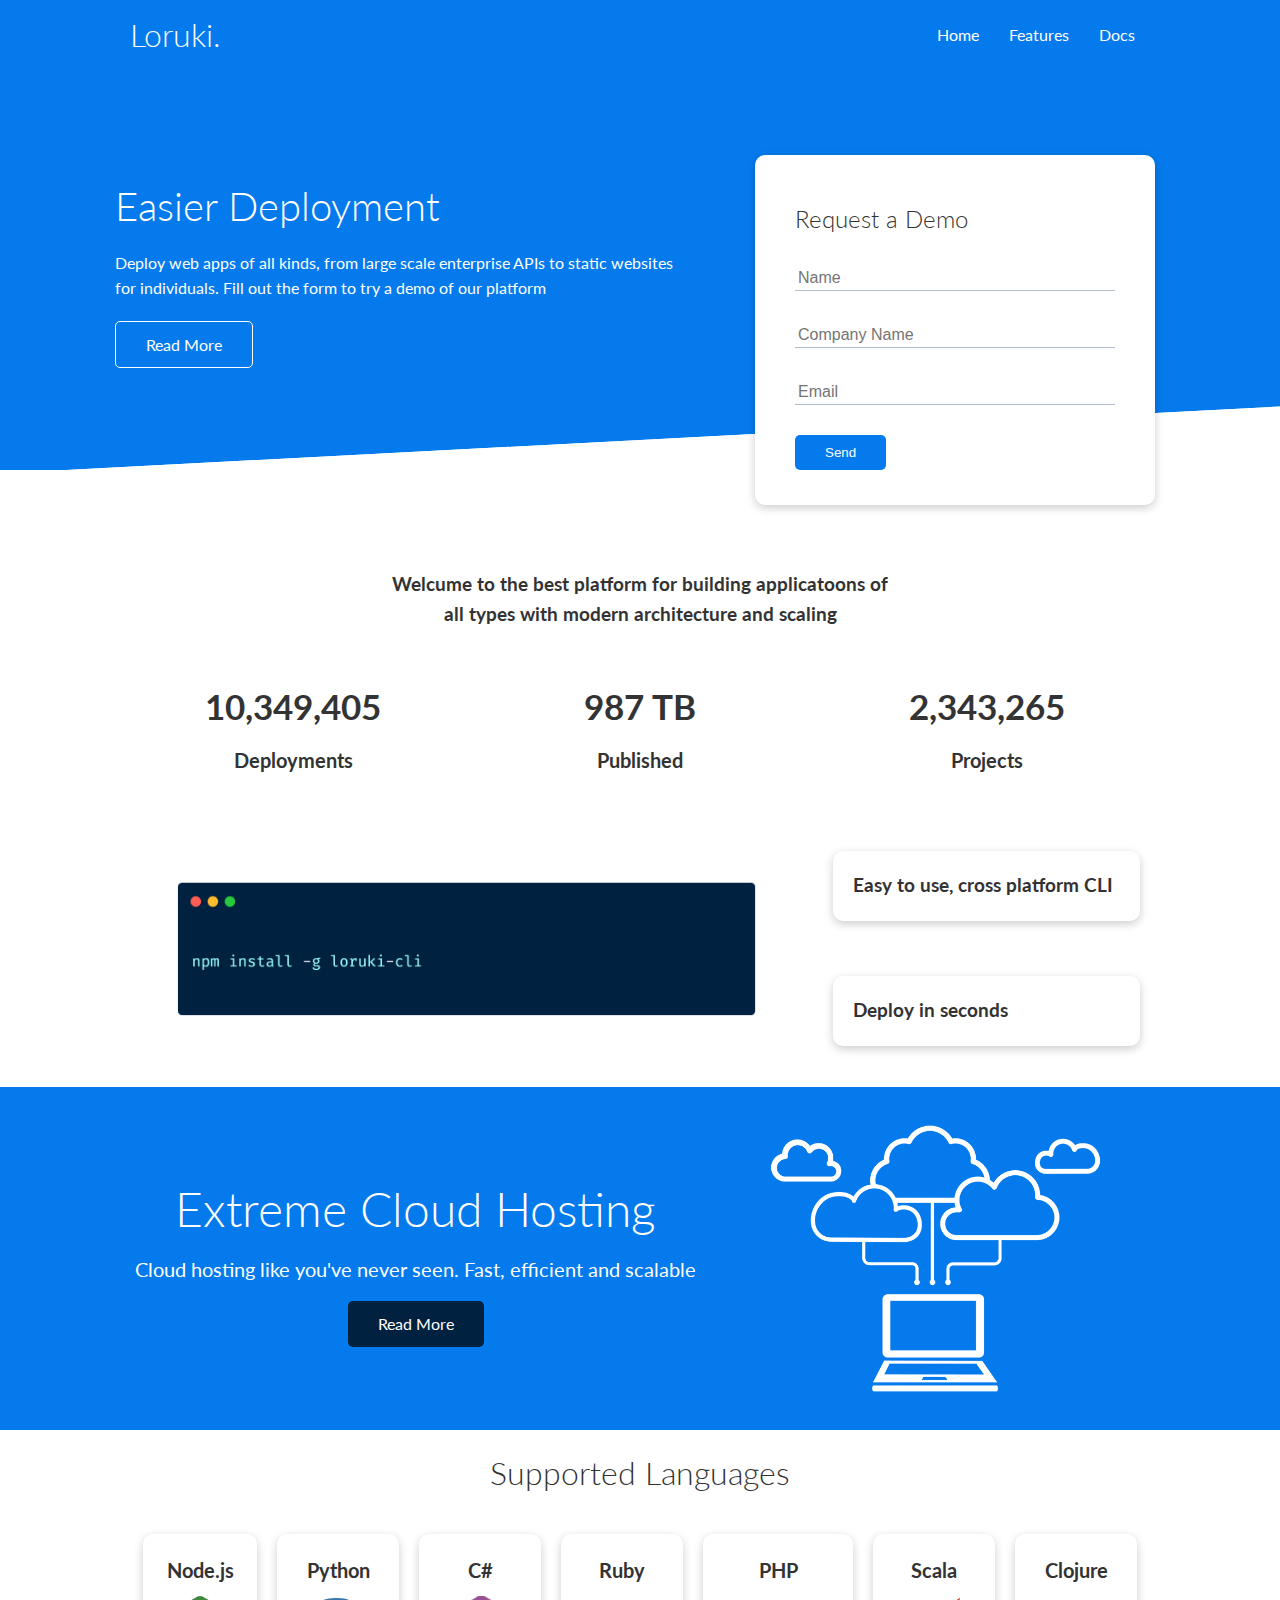
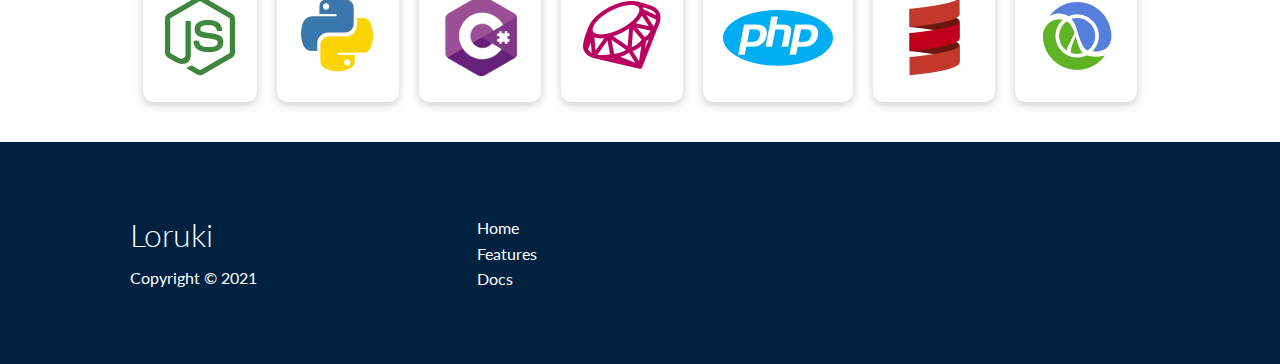
<file: index.html>
<!DOCTYPE html>
<html lang="en">
<head>
    <meta charset="UTF-8">
    <meta http-equiv="X-UA-Compatible" content="IE=edge">
    <meta name="viewport" content="width=device-width, initial-scale=1.0">
    <link rel="stylesheet" href="https://cdnjs.cloudflare.com/ajax/libs/font-awesome/5.15.3/css/all.min.css" integrity="sha512-iBBXm8fW90+nuLcSKlbmrPcLa0OT92xO1BIsZ+ywDWZCvqsWgccV3gFoRBv0z+8dLJgyAHIhR35VZc2oM/gI1w==" crossorigin="anonymous" referrerpolicy="no-referrer" />
    <link rel="stylesheet" href="css/utilities.css">
    <link rel="stylesheet" href="css/style.css">
    <title>Loruki | Cloud Hosting For Everyone</title>
</head>
<body>
    <!-- Navbar -->
    <div class="navbar">
        <div class="container flex">
            <h1 class="logo">Loruki.</h1>
            <nav>
                <ul>
                    <li><a href="index.html">Home</a></li>
                    <li><a href="features.html">Features</a></li>
                    <li><a href="docs.html">Docs</a></li>
                </ul>
            </nav>
        </div>
    </div>
    <!-- Showcase -->
    <section class="showcase">
        <div class="container grid">
            <div class="showcase-text">
                <h1>Easier Deployment</h1>
                <p>Deploy web apps of all kinds, from large scale enterprise APIs to static websites for individuals. Fill out the form to try a demo of our platform</p>
                <a href="features.html" class="btn btn-outline">Read More</a>
            </div>
            <div class="showcase-form card">
                <h2>Request a Demo</h2>
                <form>
                    <div class="form-control">
                        <input type="text" name="name" placeholder="Name" required>
                    </div>
                    <div class="form-control">
                        <input type="text" name="company" placeholder="Company Name" required>
                    </div>
                    <div class="form-control">
                        <input type="email" name="email" placeholder="Email" required>
                    </div>
                    <input type="submit" value="Send" class="btn btn-primary">
                </form>
            </div>
        </div>
    </section>
    <!-- Stats -->
    <section class="stats">
        <div class="container">
            <h3 class="stats-heading text-center my-1">
                Welcume to the best platform for building applicatoons of all types with modern architecture and scaling
            </h3>

            <div class="grid grid-3 text-center my-4">
                <div>
                    <i class="fas fa-server fa-3x"></i>
                    <h3>10,349,405</h3>
                    <p>Deployments</p>
                </div>
                <div>
                    <i class="fas fa-upload fa-3x"></i>
                    <h3>987 TB</h3>
                    <p>Published</p>
                </div>
                <div>
                    <i class="fas fa-project-diagram fa-3x"></i>
                    <h3>2,343,265</h3>
                    <p>Projects</p>
                </div>
            </div>
        </div>
    </section>
    <!-- CLI -->
    <section class="cli">
        <div class="container grid">
            <img src="images/cli.png" alt="">
            <div class="card">
                <h3>Easy to use, cross platform CLI</h3>
            </div>
            <div class="card">
                <h3>Deploy in seconds</h3>
            </div>
        </div>
    </section>
    <!-- Cloud -->
    <section class="cloud bg-primary my-2 py-2">
        <div class="container grid">
            <div class="text-center">
                <h2 class="lg">Extreme Cloud Hosting</h2>
                <p class="lead my-1">Cloud hosting like you've never seen. Fast, efficient and scalable</p>
                <a href="features.html" class="btn btn-dark">Read More</a>
            </div>
            <img src="images/cloud.png" alt="">
        </div>
    </section>
    <!-- Languages-->
    <section class="languages">
        <h2 class="md text-center my-2">
            Supported Languages
        </h2>
        <div class="container flex">
            <div class="card"
                ><h4>Node.js</h4>
                <img src="images/logos/node.png" alt="">
            </div>
            <div class="card"
                ><h4>Python</h4>
                <img src="images/logos/python.png" alt="">
            </div>
            <div class="card"
                ><h4>C#</h4>
                <img src="images/logos/csharp.png" alt="">
            </div>
            <div class="card"
                ><h4>Ruby</h4>
                <img src="images/logos/ruby.png" alt="">
            </div>
            <div class="card"
                ><h4>PHP</h4>
                <img src="images/logos/php.png" alt="">
            </div>
            <div class="card"
                ><h4>Scala</h4>
                <img src="images/logos/scala.png" alt="">
            </div>
            <div class="card"
                ><h4>Clojure</h4>
                <img src="images/logos/clojure.png" alt="">
            </div>
        </div>
    </section>
    <!-- Footer -->
    <footer class="footer bg-dark py-5">
        <div class="container grid grid-3">
            <div>
                <h1>Loruki</h1>
                <p>Copyright &copy; 2021</p>
            </div>
            <nav>
                <ul>
                    <li><a href="index.html">Home</a></li>
                    <li><a href="features.html">Features</a></li>
                    <li><a href="docs.html">Docs</a></li>
                </ul>
            </nav>
            <div class="social">
                <a href="#"><i class="fab fa-github fa-2x"></i></a>
                <a href="#"><i class="fab fa-facebook fa-2x"></i></a>
                <a href="#"><i class="fab fa-instagram fa-2x"></i></a>
                <a href="#"><i class="fab fa-twitter fa-2x"></i></a>
            </div>
        </div>
    </footer>
</body>
</html>
</file>
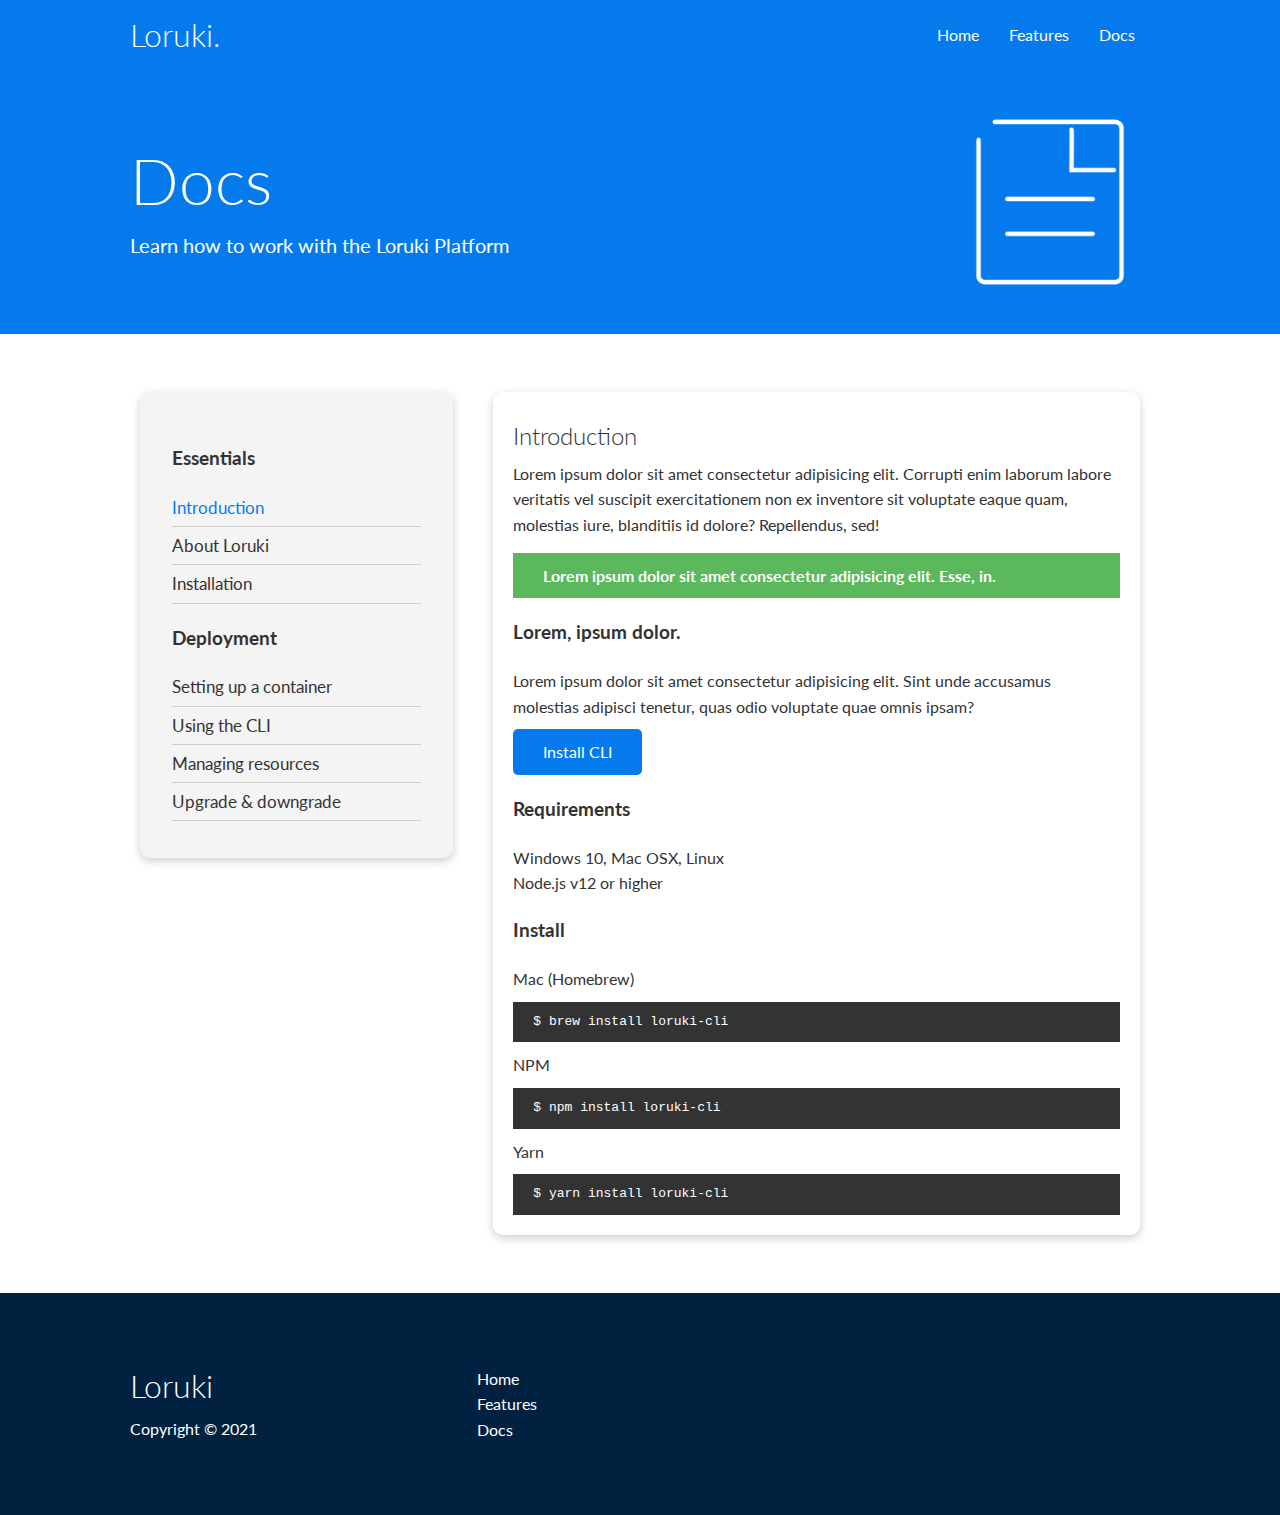
<file: docs.html>
<!DOCTYPE html>
<html lang="en">
<head>
    <meta charset="UTF-8">
    <meta http-equiv="X-UA-Compatible" content="IE=edge">
    <meta name="viewport" content="width=device-width, initial-scale=1.0">
    <link rel="stylesheet" href="https://cdnjs.cloudflare.com/ajax/libs/font-awesome/5.15.3/css/all.min.css" integrity="sha512-iBBXm8fW90+nuLcSKlbmrPcLa0OT92xO1BIsZ+ywDWZCvqsWgccV3gFoRBv0z+8dLJgyAHIhR35VZc2oM/gI1w==" crossorigin="anonymous" referrerpolicy="no-referrer" />
    <link rel="stylesheet" href="css/utilities.css">
    <link rel="stylesheet" href="css/style.css">
    <title>Loruki | Cloud Hosting For Everyone</title>
</head>
<body>
    <!-- Navbar -->
    <div class="navbar">
        <div class="container flex">
            <h1 class="logo">Loruki.</h1>
            <nav>
                <ul>
                    <li><a href="index.html">Home</a></li>
                    <li><a href="features.html">Features</a></li>
                    <li><a href="docs.html">Docs</a></li>
                </ul>
            </nav>
        </div>
    </div>
    <!-- Head -->
    <section class="docs-head bg-primary py-3">
        <div class="container grid">
            <div>
                <h1 class="xl">Docs</h1>
                <p class="lead">
                    Learn how to work with the Loruki Platform
                </p>
            </div>
            <img src="images/docs.png" alt="">
        </div>
    </section>
    <!-- Docs main -->
    <section class="docs-main my-4">
        <div class="container grid">
            <div class="card bg-light p-3">
                <h3 class="my-2">Essentials</h3>
                <nav>
                    <ul>
                        <li><a class="text-primary" href="#">Introduction</a></li>
                        <li><a href="#">About Loruki</a></li>
                        <li><a href="#">Installation</a></li>
                    </ul>
                </nav>

                <h3 class="my-2">Deployment</h3>
                <nav>
                    <ul>
                        <li><a href="#">Setting up a container</a></li>
                        <li><a href="#">Using the CLI</a></li>
                        <li><a href="#">Managing resources</a></li>
                        <li><a href="#">Upgrade & downgrade</a></li>
                    </ul>
                </nav>
            </div>
            <div class="card">
                <h2>Introduction</h2>
                <p>Lorem ipsum dolor sit amet consectetur adipisicing elit. Corrupti enim laborum labore veritatis vel suscipit exercitationem non ex inventore sit voluptate eaque quam, molestias iure, blanditiis id dolore? Repellendus, sed!</p>
                
                <div class="alert alert-success">
                    <i class="fas fa-info"></i>
                    Lorem ipsum dolor sit amet consectetur adipisicing elit. Esse, in.
                </div>

                <h3>Lorem, ipsum dolor.</h3>
                <p>Lorem ipsum dolor sit amet consectetur adipisicing elit. Sint unde accusamus molestias adipisci tenetur, quas odio voluptate quae omnis ipsam?</p>
                <a href="#" class="btn btn-primary">Install CLI</a>

                <h3>Requirements</h3>
                <ul>
                    <li>Windows 10, Mac OSX, Linux</li>
                    <li>Node.js v12 or higher</li>
                </ul>

                <h3>Install</h3>
                <p>Mac (Homebrew)</p>
                <pre><code>$ brew install loruki-cli</code></pre>
                <p>NPM</p>
                <pre><code>$ npm install loruki-cli</code></pre>
                <p>Yarn</p>
                <pre><code>$ yarn install loruki-cli</code></pre>

            </div>
        </div>
    </section>


    <!-- Footer -->
    <footer class="footer bg-dark py-5">
        <div class="container grid grid-3">
            <div>
                <h1>Loruki</h1>
                <p>Copyright &copy; 2021</p>
            </div>
            <nav>
                <ul>
                    <li><a href="index.html">Home</a></li>
                    <li><a href="features.html">Features</a></li>
                    <li><a href="docs.html">Docs</a></li>
                </ul>
            </nav>
            <div class="social">
                <a href="#"><i class="fab fa-github fa-2x"></i></a>
                <a href="#"><i class="fab fa-facebook fa-2x"></i></a>
                <a href="#"><i class="fab fa-instagram fa-2x"></i></a>
                <a href="#"><i class="fab fa-twitter fa-2x"></i></a>
            </div>
        </div>
    </footer>
</body>
</html>
</file>
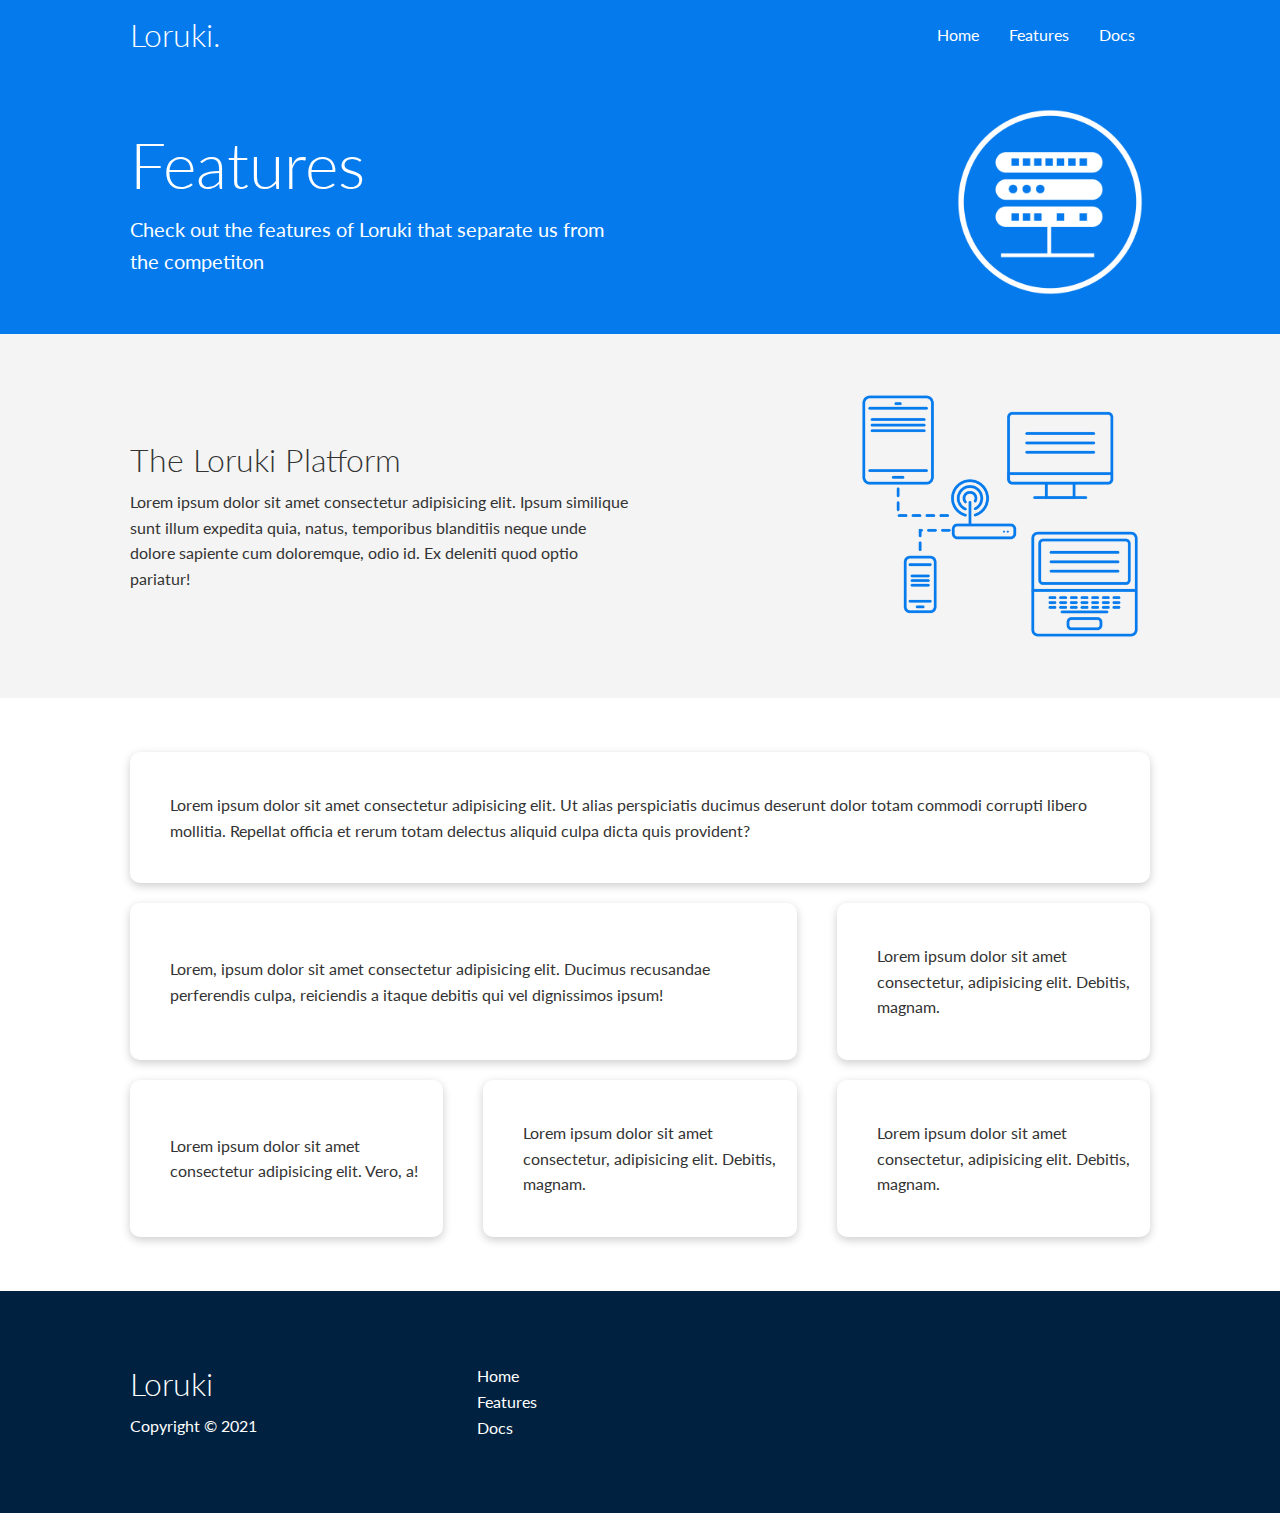
<file: features.html>
<!DOCTYPE html>
<html lang="en">
<head>
    <meta charset="UTF-8">
    <meta http-equiv="X-UA-Compatible" content="IE=edge">
    <meta name="viewport" content="width=device-width, initial-scale=1.0">
    <link rel="stylesheet" href="https://cdnjs.cloudflare.com/ajax/libs/font-awesome/5.15.3/css/all.min.css" integrity="sha512-iBBXm8fW90+nuLcSKlbmrPcLa0OT92xO1BIsZ+ywDWZCvqsWgccV3gFoRBv0z+8dLJgyAHIhR35VZc2oM/gI1w==" crossorigin="anonymous" referrerpolicy="no-referrer" />
    <link rel="stylesheet" href="css/utilities.css">
    <link rel="stylesheet" href="css/style.css">
    <title>Loruki | Cloud Hosting For Everyone</title>
</head>
<body>
    <!-- Navbar -->
    <div class="navbar">
        <div class="container flex">
            <h1 class="logo">Loruki.</h1>
            <nav>
                <ul>
                    <li><a href="index.html">Home</a></li>
                    <li><a href="features.html">Features</a></li>
                    <li><a href="docs.html">Docs</a></li>
                </ul>
            </nav>
        </div>
    </div>
    <!-- Head -->
    <section class="features-head bg-primary py-3">
        <div class="container grid">
            <div>
                <h1 class="xl">Features</h1>
                <p class="lead">
                    Check out the features of Loruki that separate us from the competiton
                </p>
            </div>
            <img src="images/server.png" alt="">
        </div>
    </section>
    <!-- Sub head -->
    <section class="features-sub-head bg-light py-3">
        <div class="container grid">
            <div>
                <h1 class="md">The Loruki Platform</h1>
                <p>
                    Lorem ipsum dolor sit amet consectetur adipisicing elit. Ipsum similique sunt illum expedita quia, natus, temporibus blanditiis neque unde dolore sapiente cum doloremque, odio id. Ex deleniti quod optio pariatur!
                </p>
            </div>
            <img src="images/server2.png" alt="">
        </div>
    </section>
    <!-- Features Main -->
    <section class="features-main my-2">
        <div class="container grid grid-3">
            <div class="card flex">
                <i class="fas fa-server fa-3x"></i>
                <p>Lorem ipsum dolor sit amet consectetur adipisicing elit. Ut alias perspiciatis ducimus deserunt dolor totam commodi corrupti libero mollitia. Repellat officia et rerum totam delectus aliquid culpa dicta quis provident?</p>
            </div>
            <div class="card flex">
                <i class="fas fa-network-wired fa-3x"></i>
                <p>Lorem, ipsum dolor sit amet consectetur adipisicing elit. Ducimus recusandae perferendis culpa, reiciendis a itaque debitis qui vel dignissimos ipsum!</p>
            </div>
            <div class="card flex">
                <i class="fas fa-laptop-code fa-3x"></i>
                <p>Lorem ipsum dolor sit amet consectetur, adipisicing elit. Debitis, magnam.</p>
            </div>
            <div class="card flex">
                <i class="fas fa-database fa-3x"></i>
                <p>Lorem ipsum dolor sit amet consectetur adipisicing elit. Vero, a!</p>
            </div>
            <div class="card flex">
                <i class="fas fa-power-off fa-3x"></i>
                <p>Lorem ipsum dolor sit amet consectetur, adipisicing elit. Debitis, magnam.</p>
            </div>
            <div class="card flex">
                <i class="fas fa-upload fa-3x"></i>
                <p>Lorem ipsum dolor sit amet consectetur, adipisicing elit. Debitis, magnam.</p>
            </div>
        </div>
    </section>


    <!-- Footer -->
    <footer class="footer bg-dark py-5">
        <div class="container grid grid-3">
            <div>
                <h1>Loruki</h1>
                <p>Copyright &copy; 2021</p>
            </div>
            <nav>
                <ul>
                    <li><a href="index.html">Home</a></li>
                    <li><a href="features.html">Features</a></li>
                    <li><a href="docs.html">Docs</a></li>
                </ul>
            </nav>
            <div class="social">
                <a href="#"><i class="fab fa-github fa-2x"></i></a>
                <a href="#"><i class="fab fa-facebook fa-2x"></i></a>
                <a href="#"><i class="fab fa-instagram fa-2x"></i></a>
                <a href="#"><i class="fab fa-twitter fa-2x"></i></a>
            </div>
        </div>
    </footer>
</body>
</html>
</file>
<file: css/utilities.css>
.container {
    max-width: 1100px;
    margin: 0 auto;
    overflow: auto;
    padding: 0 40px;
}

.flex {
    display: flex;
    flex-direction: row;
    /* align horizontally | main axis */
    justify-content: center;
    /* align vertically */
    align-items: center;
    height: 100%;
}

.grid {
    display: grid;
    grid-template-columns: repeat(2, 1fr);
    gap: 20px;
    justify-content: center;
    align-items: center;
    height: 100%;
}

.grid-3 {
    grid-template-columns: repeat(3, 1fr);
}

.card {
    background-color: #fff;
    color: #333;
    border-radius: 10px;
    box-shadow: 0 3px 10px rgba(0, 0, 0, 0.2);
    padding: 20px;
    margin: 10px;
}

.btn {
    display: inline-block;
    padding: 10px 30px;
    cursor: pointer;
    background: var(--primary-color);
    color: #fff;
    border: none;
    border-radius: 5px;
}

.btn-outline {
    background-color: transparent;
    border: 1px #fff solid;
}

.btn:hover {
    transform: scale(.98);
}

/* Backgrounds & colored buttons */
.bg-primary,
.btn-primary {
    background-color: var(--primary-color);
    color: #fff;
}

.bg-secondary,
.btn-secondary {
    background-color: var(--secondary-color);
    color: #fff;
}

.bg-dark,
.btn-dark {
    background-color: var(--dark-color);
    color: #fff;
}

.bg-light,
.btn-light {
    background-color: var(--light-color);
    color: #333;
}

.bg-primary a,
.btn-primary a,
.bg-secondary a,
.btn-secondary a,
.bg-dark a,
.btn-dark a {
    color: #fff;
}

/* Text colors */
.text-primary {
    color: var(--primary-color);
}

.text-secondary {
    color: var(--secondary-color);
}

.text-dark {
    color: var(--dark-color);
}

.text-light {
    color: var(--light-color);
}

/* Text sizes */
.lead {
    font-size: 20px;
}

.sm {
    font-size: 1rem;
}

.md {
    font-size: 2rem;
}

.lg {
    font-size: 3rem;
}

.xl {
    font-size: 4rem;
}

.text-center {
    text-align: center;
}

/* Alert */
.alert {
    background-color: var(--light-color);
    padding: 10px 20px;
    font-weight: bold;
    margin: 15px 0;
}

.alert i {
    margin-right: 10px;
}

.alert-success {
    background-color: var(--success-color);
    color: #fff;
}

.alert-error {
    background-color: var(--error-color);
    color: #fff;
}

/* Margin */
.my-1 {
    margin: 1rem 0;
}

.my-2 {
    margin: 1.5rem 0;
}

.my-3 {
    margin: 2rem 0;
}

.my-4 {
    margin: 3rem 0;
}

.my-5 {
    margin: 4rem 0;
}

.m-1 {
    margin: 1rem;
}

.m-2 {
    margin: 1.5rem;
}

.m-3 {
    margin: 2rem;
}

.m-4 {
    margin: 3rem;
}

.m-5 {
    margin: 4rem;
}

/* Padding */
.py-1 {
    padding: 1rem 0;
}

.py-2 {
    padding: 1.5rem 0;
}

.py-3 {
    padding: 2rem 0;
}

.py-4 {
    padding: 3rem 0;
}

.py-5 {
    padding: 4rem 0;
}

.p-1 {
    padding: 1rem;
}

.p-2 {
    padding: 1.5rem;
}

.p-3 {
    padding: 2rem;
}

.p-4 {
    padding: 3rem;
}

.p-5 {
    padding: 4rem;
}
</file>
<file: css/style.css>
@import url('https://fonts.googleapis.com/css2?family=Lato:wght@300&display=swap');

:root {
    --primary-color: #047aed;
    --secondary-color: #1c3fa8;
    --dark-color: #002240;
    --light-color: #f4f4f4;
    --success-color: #5cb85c;
    --error-color: #d9534f;
}

* {
    box-sizing: border-box;
    padding: 0;
    margin: 0;
}

body {
    font-family: 'Lato', sans-serif;
    color: #333;
    line-height: 1.6;
}

ul {
    list-style: none;
}

a {
    text-decoration: none;
    color: #333;
}

h1,
h2 {
    font-weight: 300;
    line-height: 1.2;
    margin: 10px 0;
}

p {
    margin: 10px 0;
}

img {
    width: 100%;
}

code, pre {
    background: #333;
    color: #fff;
    padding: 10px;
}

/* Navbar */
.navbar {
    background-color: var(--primary-color);
    color: #fff;
    height: 70px;
}

.navbar ul {
    display: flex;
}

.navbar a {
    color: #fff;
    padding: 10px;
    margin: 0 5px;
}

.navbar a:hover {
    border-bottom: 2px #fff solid;
}

.navbar .flex {
    justify-content: space-between;
}

/* Showcase */
.showcase {
    height: 400px;
    background-color: var(--primary-color);
    color: #fff;
    position: relative;
}

.showcase h1 {
    font-size: 40px;
}

.showcase p {
    margin: 20px 0;
}

.showcase .grid {
    overflow: visible;
    grid-template-columns: 55% 45%;
    gap: 30px;
}

.showcase-text {
    animation: slideInFromLeft 1s ease-in;
}

.showcase-form {
    position: relative;
    top: 60px;
    height: 350px;
    width: 400px;
    padding: 40px;
    z-index: 100;
    justify-self: flex-end;
    animation: slideInFromRight 1s ease-in;
}

.showcase-form .form-control {
    margin: 30px 0;
}

.showcase-form input[type='text'],
.showcase-form input[type='email'] {
    border: 0;
    border-bottom: 1px solid #b4becb;
    width: 100%;
    padding: 3px;
    font-size: 16px;
}

.showcase-form input:focus {
    outline: none;
}

.showcase::before, 
.showcase::after {
    content: '';
    position: absolute;
    height: 100px;
    bottom: -70px;
    right: 0;
    left: 0;
    background: white;
    transform: skewY(-3deg);
    -webkit-transform: skewY(-3deg);
    -moz-transform: skewY(-3deg);
    -ms-transform: skewY(-3deg);
}

/* Stats */
.stats {
    padding-top: 100px;
    animation: slideInFromBottom 1s ease-in;
}

.stats-heading {
    max-width: 500px;
    margin: auto;
}

.stats .grid h3 {
    font-size: 35px;
}

.stats .grid p {
    font-size: 20px;
    font-weight: bold;
}

/* CLI */
.cli .grid {
    grid-template-columns: repeat(3, 1fr);
    grid-template-rows: repeat(2, 1fr);
}

.cli .grid > *:first-child {
    grid-column: 1 / span 2;
    grid-row: 1 / span 2;
}

/* Cloud */
.cloud .grid {
    grid-template-columns: 4fr 3fr;
}

/* Languages */
.languages .flex {
    flex-wrap: wrap;
}

.languages .card {
    text-align: center;
    margin: 18px 10px 40px;
    transition: transform 0.2s ease-in;
}

.languages .card h4 {
    font-size: 20px;
    margin-bottom: 10px;
}

.languages .card:hover {
    transform: translateY(-15px);
}

/* Features */
.features-head img,
.docs-head img {
    width: 200px;
    justify-self: flex-end;
}

.features-sub-head img {
    width: 300px;
    justify-self: flex-end;
}

.features-main .card > i {
    margin-right: 20px;
}

.features-main .grid {
    padding: 30px;
}

.features-main .grid > *:first-child {
    grid-column: 1 / span 3;
}

.features-main .grid > *:nth-child(2) {
    grid-column: 1 / span 2;
}

/* Docs */
.docs-main h3 {
    margin: 20px 0;
}

.docs-main .grid {
    grid-template-columns: 1fr 2fr;
    align-items: flex-start;
}

.docs-main nav li {
    font-size: 17px;
    padding-bottom: 5px;
    margin-bottom: 5px;
    border-bottom: 1px #ccc solid;
}

.docs-main a:hover {
    font-weight: bold;
}

/* Footer */
.footer .social a {
    margin: 0 10px;
}

/* Animations */
@keyframes slideInFromLeft {
    0% {
        transform: translateX(-100%);
    }

    100% {
        transform: translateX(0);
    }
}

@keyframes slideInFromRight {
    0% {
        transform: translateX(100%);
    }

    100% {
        transform: translateX(0);
    }
}

@keyframes slideInFromTop {
    0% {
        transform: translateY(-100%);
    }

    100% {
        transform: translateY(0);
    }
}

@keyframes slideInFromBottom {
    0% {
        transform: translateY(100%);
    }

    100% {
        transform: translateY(0);
    }
}

/* Tablets and under */
@media (max-width: 768px) {
    .grid,
    .showcase .grid,
    .stats .grid,
    .cli .grid,
    .cloud .grid,
    .features-main .grid,
    .docs-main .grid {
        grid-template-columns: 1fr;
        grid-template-rows: 1fr;
    }

    .showcase {
        height: auto;
    }

    .showcase-text {
        text-align: center;
        margin-top: 40px;
        animation: slideInFromTop 1s ease-in;
    }

    .showcase-form {
        justify-self: center;
        margin: auto;
        animation: slideInFromBottom 1s ease-in;
    }

    .cli .grid > *:first-child {
        grid-column: 1;
        grid-row: 1;
    }

    .features-head,
    .features-sub-head,
    .docs-head {
        text-align: center;
    }

    .features-head img,
    .features-sub-head img,
    .docs-head img {
        justify-self: center;
    }

    .features-main .grid > *:first-child,
    .features-main .grid > *:nth-child(2) {
        grid-column: 1;
    }
}


/* Mobile */
@media (max-width: 500px) {
    .navbar {
        height: 110px;
    }

    .navbar .flex {
        flex-direction: column;
    }

    .navbar ul {
        padding: 10px;
        background-color: rgba(0, 0, 0, 0.1);
    }
}
</file>
